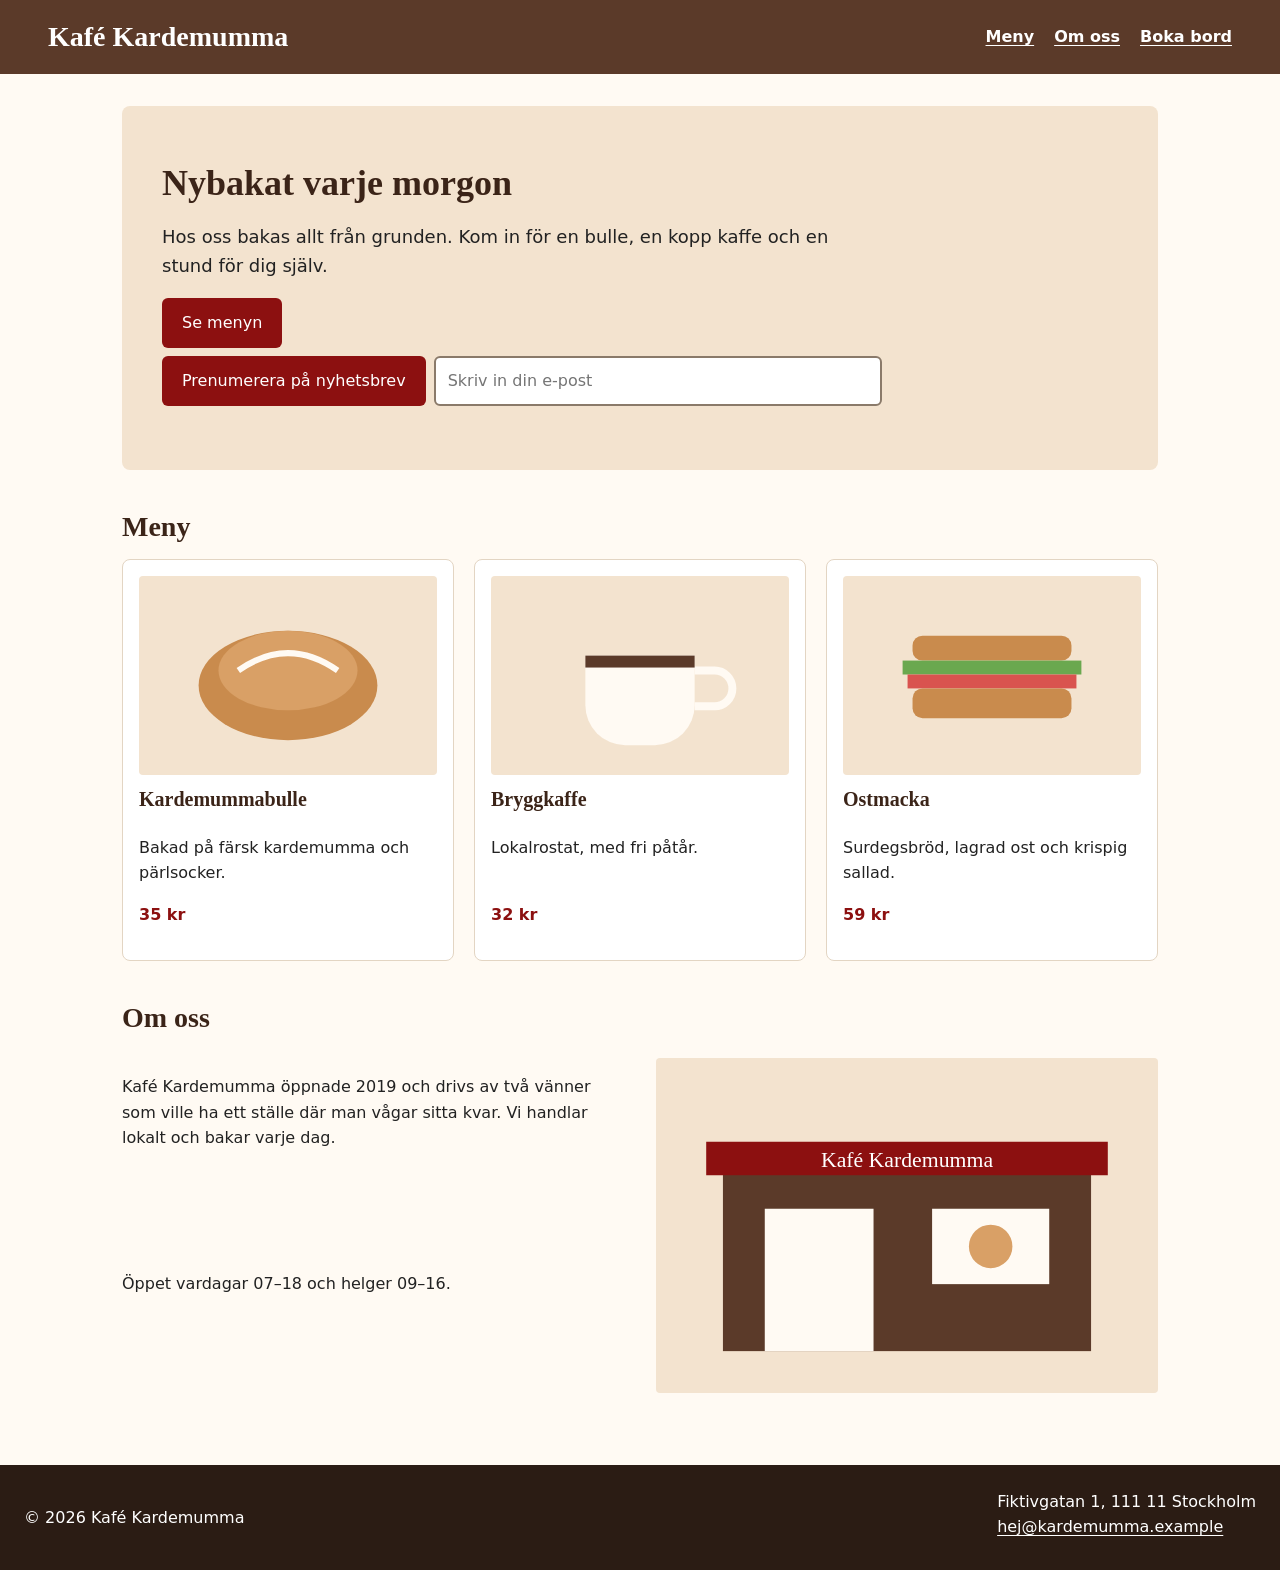
<file: index.html>
<!DOCTYPE html>
<html lang="sv">
<head>
  <meta charset="UTF-8">
  <meta name="viewport" content="width=device-width, initial-scale=1.0">
  <title>Kafé Kardemumma – fika i hjärtat av Stockholm</title>
  <link rel="stylesheet" href="css/variables.css">
  <link rel="stylesheet" href="css/base.css">
  <link rel="stylesheet" href="css/layout.css">
  <link rel="stylesheet" href="css/components.css">
</head>
<body>
  <header>
    <h1>Kafé Kardemumma</h1>
    <nav aria-label="Huvudmeny">
      <ul>
        <li><a href="#meny">Meny</a></li>
        <li><a href="#om-oss">Om oss</a></li>
        <li><a href="kontakt.html">Boka bord</a></li>
      </ul>
    </nav>
  </header>

  <main>
    <section id="hero">
      <h2>Nybakat varje morgon</h2>
      <p>Hos oss bakas allt från grunden. Kom in för en bulle, en kopp kaffe och en stund för dig själv.</p>
      <a href="#meny" class="knapp">Se menyn</a>
      <!-- div-knapp ändrad till form/button med label som endast är visuellt dold för 
       bättre utseende men syns i html för tillgänglighet (se css) -->
      <form class="form-nyhetsbrev" action="#" method="post">
        <label for="email" class="visually-hidden">E-post</label>
        <input type="email" id="email" name="email" placeholder="Skriv in din e-post" required>
        <button type="submit" class="knapp">Prenumerera på nyhetsbrev</button>
      </form>
    </section>

    <section id="meny">
      <h2>Meny</h2>
      <div class="meny-lista">
      <article>
        <img src="images/bulle.svg" alt="Illustration av en kardemummabulle">
        <h3>Kardemummabulle</h3>
        <p>Bakad på färsk kardemumma och pärlsocker.</p>
        <p class="pris">35 kr</p>
      </article>
      <article>
        <img src="images/kaffe.svg" alt="Illustration av en kaffekopp">
        <h3>Bryggkaffe</h3>
        <p>Lokalrostat, med fri påtår.</p>
        <p class="pris">32 kr</p>
      </article>
      <article>
        <img src="images/smorgas.svg" alt="Illustration av en smörgås">
        <h3>Ostmacka</h3>
        <p>Surdegsbröd, lagrad ost och krispig sallad.</p>
        <p class="pris">59 kr</p>
      </article>
      </div>
    </section>

    <section id="om-oss">
      <h2>Om oss</h2>
      <img src="images/kafe.svg" alt="Illustration av Kafé Kardemummas fasad">
      <p>Kafé Kardemumma öppnade 2019 och drivs av två vänner som ville ha ett ställe där man vågar sitta kvar. Vi handlar lokalt och bakar varje dag.</p>
      <p>Öppet vardagar 07–18 och helger 09–16.</p>
    </section>
  </main>

  <footer>
    <p>&copy; 2026 Kafé Kardemumma</p>
    <address>
      Fiktivgatan 1, 111 11 Stockholm<br>
      <a href="mailto:hej@kardemumma.example">hej@kardemumma.example</a>
    </address>
  </footer>
</body>
</html>
</file>
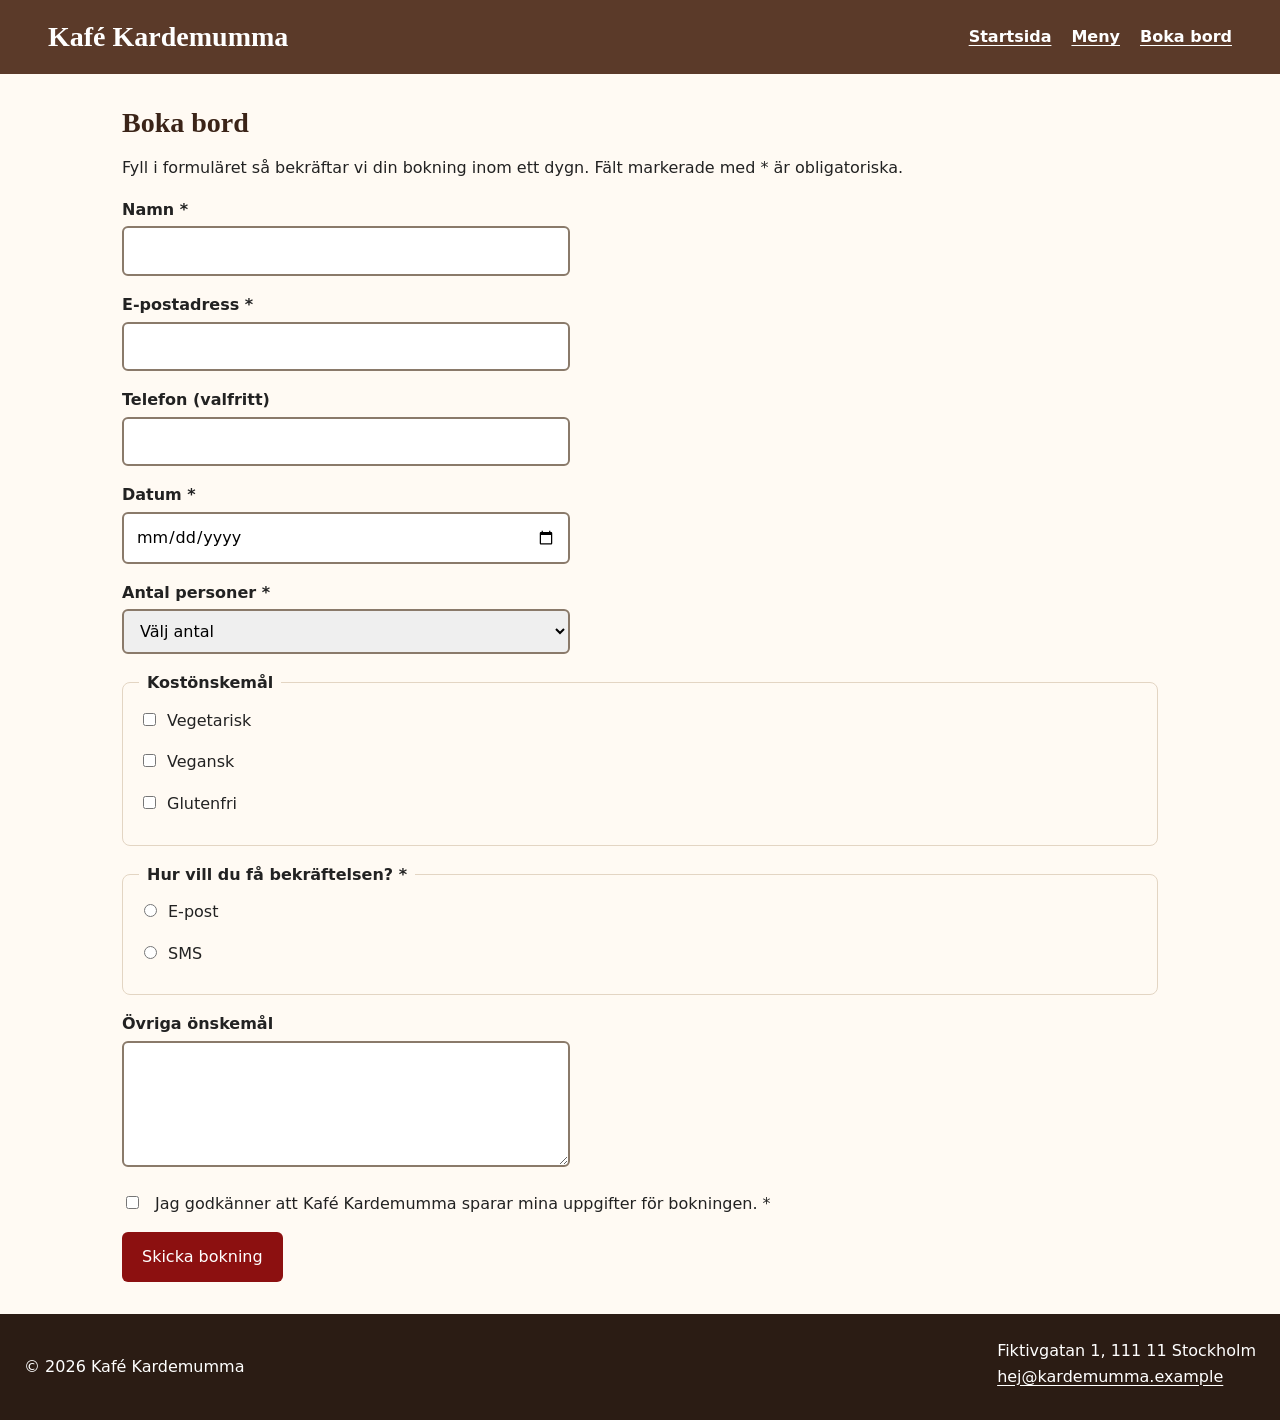
<file: kontakt.html>
<!DOCTYPE html>
<html lang="sv">
<head>
  <meta charset="UTF-8">
  <meta name="viewport" content="width=device-width, initial-scale=1.0">
  <title>Boka bord – Kafé Kardemumma</title>
  <link rel="stylesheet" href="css/variables.css">
  <link rel="stylesheet" href="css/base.css">
  <link rel="stylesheet" href="css/layout.css">
  <link rel="stylesheet" href="css/components.css">
</head>
<body>
  <header>
    <h1>Kafé Kardemumma</h1>
    <nav aria-label="Huvudmeny">
      <ul>
        <li><a href="index.html">Startsida</a></li>
        <li><a href="index.html#meny">Meny</a></li>
        <li><a href="kontakt.html" aria-current="page">Boka bord</a></li>
      </ul>
    </nav>
  </header>

  <main>
    <h2>Boka bord</h2>
    <p>Fyll i formuläret så bekräftar vi din bokning inom ett dygn. Fält markerade med * är obligatoriska.</p>

    <form action="#" method="post">
      <div class="falt">
        <label for="namn">Namn *</label>
        <input type="text" id="namn" name="namn" autocomplete="name" required>
      </div>

      <div class="falt">
        <label for="epost">E-postadress *</label>
        <input type="email" id="epost" name="epost" autocomplete="email" required>
      </div>

      <div class="falt">
        <label for="telefon">Telefon (valfritt)</label>
        <input type="tel" id="telefon" name="telefon" autocomplete="tel">
      </div>

      <div class="falt">
        <label for="datum">Datum *</label>
        <input type="date" id="datum" name="datum" required>
      </div>

      <div class="falt">
        <label for="antal">Antal personer *</label>
        <select id="antal" name="antal" required>
          <option value="">Välj antal</option>
          <option value="1">1 person</option>
          <option value="2">2 personer</option>
          <option value="3">3 personer</option>
          <option value="4">4 personer</option>
          <option value="5plus">5 eller fler</option>
        </select>
      </div>

      <fieldset>
        <legend>Kostönskemål</legend>
        <div class="val"><input type="checkbox" id="veg" name="kost" value="vegetarisk"><label for="veg">Vegetarisk</label></div>
        <div class="val"><input type="checkbox" id="vegan" name="kost" value="vegansk"><label for="vegan">Vegansk</label></div>
        <div class="val"><input type="checkbox" id="gluten" name="kost" value="glutenfri"><label for="gluten">Glutenfri</label></div>
      </fieldset>

      <fieldset>
        <legend>Hur vill du få bekräftelsen? *</legend>
        <div class="val"><input type="radio" id="via-epost" name="svar" value="epost" required><label for="via-epost">E-post</label></div>
        <div class="val"><input type="radio" id="via-sms" name="svar" value="sms"><label for="via-sms">SMS</label></div>
      </fieldset>

      <div class="falt">
        <label for="onskemal">Övriga önskemål</label>
        <textarea id="onskemal" name="onskemal" rows="4"></textarea>
      </div>

      <div class="val">
        <input type="checkbox" id="samtycke" name="samtycke" required>
        <label for="samtycke">Jag godkänner att Kafé Kardemumma sparar mina uppgifter för bokningen. *</label>
      </div>

      <button type="submit" class="knapp">Skicka bokning</button>
    </form>
  </main>

  <footer>
    <p>&copy; 2026 Kafé Kardemumma</p>
    <address>
      Fiktivgatan 1, 111 11 Stockholm<br>
      <a href="mailto:hej@kardemumma.example">hej@kardemumma.example</a>
    </address>
  </footer>
</body>
</html>
</file>
<file: css/variables.css>
/* Designtokens från Kafé Kardemummas design. Ändra här – det slår igenom överallt. */
:root {
  /* Färger */
  --color-primary: #8c1010;
  --color-primary-dark: #5e0a0a;
  --color-brown: #5b3a29;
  --color-brown-dark: #2b1c14;
  --color-heading: #3b2418;
  --color-text: #222222;
  --color-bg: #fffaf3;
  --color-surface: #ffffff;
  --color-tint: #f3e3cf;
  --color-border: #e3d5c3;
  --color-input-border: #8a7a6a;
  --color-focus: #1a73e8;

  /* Typografi */
  --font-body: system-ui, -apple-system, "Segoe UI", Roboto, sans-serif;
  --font-heading: Georgia, "Times New Roman", serif;
  --fs-base: 1rem;
  --fs-lead: 1.125rem;
  --fs-h3: 1.25rem;
  --fs-h2: 1.75rem;
  --fs-hero: 2.25rem;
  --lh-body: 1.6;
  --lh-heading: 1.2;

  /* Avstånd (8-punktsskala) */
  --space-1: 8px;
  --space-2: 16px;
  --space-3: 24px;
  --space-4: 32px;
  --space-5: 48px;

  /* Övrigt */
  --radius: 8px;
  --radius-sm: 6px;
  --max-width: 1100px;
}
</file>
<file: css/base.css>
/* Grundregler: reset, body, rubriker, länkar */
*,
*::before,
*::after {
  box-sizing: border-box;
}

body {
  margin: 0;
  font-family: var(--font-body);
  font-size: var(--fs-base);
  line-height: var(--lh-body);
  color: var(--color-text);
  background-color: var(--color-bg);
}

h1,
h2,
h3 {
  font-family: var(--font-heading);
  line-height: var(--lh-heading);
  color: var(--color-heading);
}

h2 {
  font-size: var(--fs-h2);
  margin: 0 0 var(--space-2);
}

h3 {
  font-size: var(--fs-h3);
  margin: 12px 0 var(--space-1);
}

a {
  color: var(--color-primary);
  text-underline-offset: 3px;
}

a:hover {
  color: var(--color-primary-dark);
}

a:focus-visible,
button:focus-visible,
input:focus-visible,
select:focus-visible,
textarea:focus-visible {
  outline: 3px solid var(--color-focus);
  outline-offset: 2px;
}

img {
  max-width: 100%;
  height: auto;
}

address {
  font-style: normal;
}
</file>
<file: css/layout.css>
/* Layout: sidans stora delar. Flexbox och Grid. Mobile first. */
header {
  display: flex;
  flex-wrap: wrap;
  align-items: center;
  justify-content: space-between;
  gap: var(--space-1) var(--space-3);
  background-color: var(--color-brown);
  color: var(--color-surface);
  padding: var(--space-2) var(--space-3);
}

header h1 {
  margin: 0;
  color: var(--color-surface);
  font-size: 1.75rem;
}

nav ul {
  display: flex;
  gap: 20px;
  list-style: none;
  margin: 0;
  padding: 0;
}

main {
  padding: var(--space-3);
  max-width: var(--max-width);
  margin: 0 auto;
}

section {
  margin-bottom: 40px;
}

.meny-lista {
  display: grid;
  grid-template-columns: repeat(auto-fit, minmax(240px, 1fr));
  gap: 20px;
}

#om-oss {
  display: grid;
  grid-template-columns: 1fr;
  gap: var(--space-1) var(--space-4);
}

#om-oss h2 {
  grid-column: 1 / -1;
}

footer {
  display: flex;
  flex-wrap: wrap;
  justify-content: space-between;
  gap: var(--space-2);
  background-color: var(--color-brown-dark);
  color: var(--color-surface);
  padding: var(--space-3);
}

@media (min-width: 600px) {
  main {
    padding: var(--space-4);
  }
}

@media (min-width: 900px) {
  header {
    padding: 20px var(--space-5);
  }

  #om-oss {
    grid-template-columns: 1fr 1fr;
    align-items: start;
  }

  #om-oss img {
    grid-row: 2 / span 2;
    grid-column: 2;
  }
}
</file>
<file: css/components.css>
/* Komponenter: återanvändbara delar (nav-länkar, kort, knapp, hero, formulär) */
nav a {
  color: var(--color-surface);
  font-weight: 600;
}

footer a {
  color: var(--color-surface);
}

.knapp {
  display: inline-block;
  background-color: var(--color-primary);
  color: var(--color-surface);
  padding: 12px 20px;
  border: 0;
  border-radius: var(--radius-sm);
  text-decoration: none;
  font: inherit;
  cursor: pointer;
}

.knapp:hover {
  background-color: var(--color-primary-dark);
  color: var(--color-surface);
}

/* Kort */
article {
  display: flex;
  flex-direction: column;
  background-color: var(--color-surface);
  border: 1px solid var(--color-border);
  border-radius: var(--radius);
  padding: var(--space-2);
}

article img,
#om-oss img {
  border-radius: 4px;
}

.pris {
  margin-top: auto;
  font-weight: 700;
  color: var(--color-primary);
}

/* Hero */
#hero {
  background-color: var(--color-tint);
  padding: var(--space-4) var(--space-3);
  border-radius: var(--radius);
}

#hero p {
  font-size: var(--fs-lead);
  max-width: 60ch;
}

@media (min-width: 600px) {
  #hero {
    padding: 56px 40px;
  }

  #hero h2 {
    font-size: var(--fs-hero);
  }
}

/* Formulär */
.form-nyhetsbrev {
  padding: var(--space-1) 0;
  display: flex;
  gap: 0.5rem;
  flex-wrap: wrap;
}

.form-nyhetsbrev button {
  order: -1;
}

.visually-hidden {
  position: absolute;
  width: 1px;
  height: 1px;
  padding: 0;
  margin: -1px;
  overflow: hidden;
  clip-path: inset(50%);
  white-space: nowrap;
  border: 0;
}

.falt,
.val {
  margin-bottom: var(--space-2);
}

label {
  display: block;
  font-weight: 600;
  margin-bottom: 4px;
}

.val label {
  display: inline;
  font-weight: 400;
  margin-left: var(--space-1);
}

input[type="text"],
input[type="email"],
input[type="tel"],
input[type="date"],
select,
textarea {
  width: 100%;
  max-width: 28rem;
  padding: 10px 12px;
  border: 2px solid var(--color-input-border);
  border-radius: var(--radius-sm);
  font: inherit;
}

fieldset {
  border: 1px solid var(--color-border);
  border-radius: var(--radius);
  margin: 0 0 var(--space-2);
  padding: 12px var(--space-2);
}

legend {
  font-weight: 700;
  padding: 0 var(--space-1);
}
</file>
